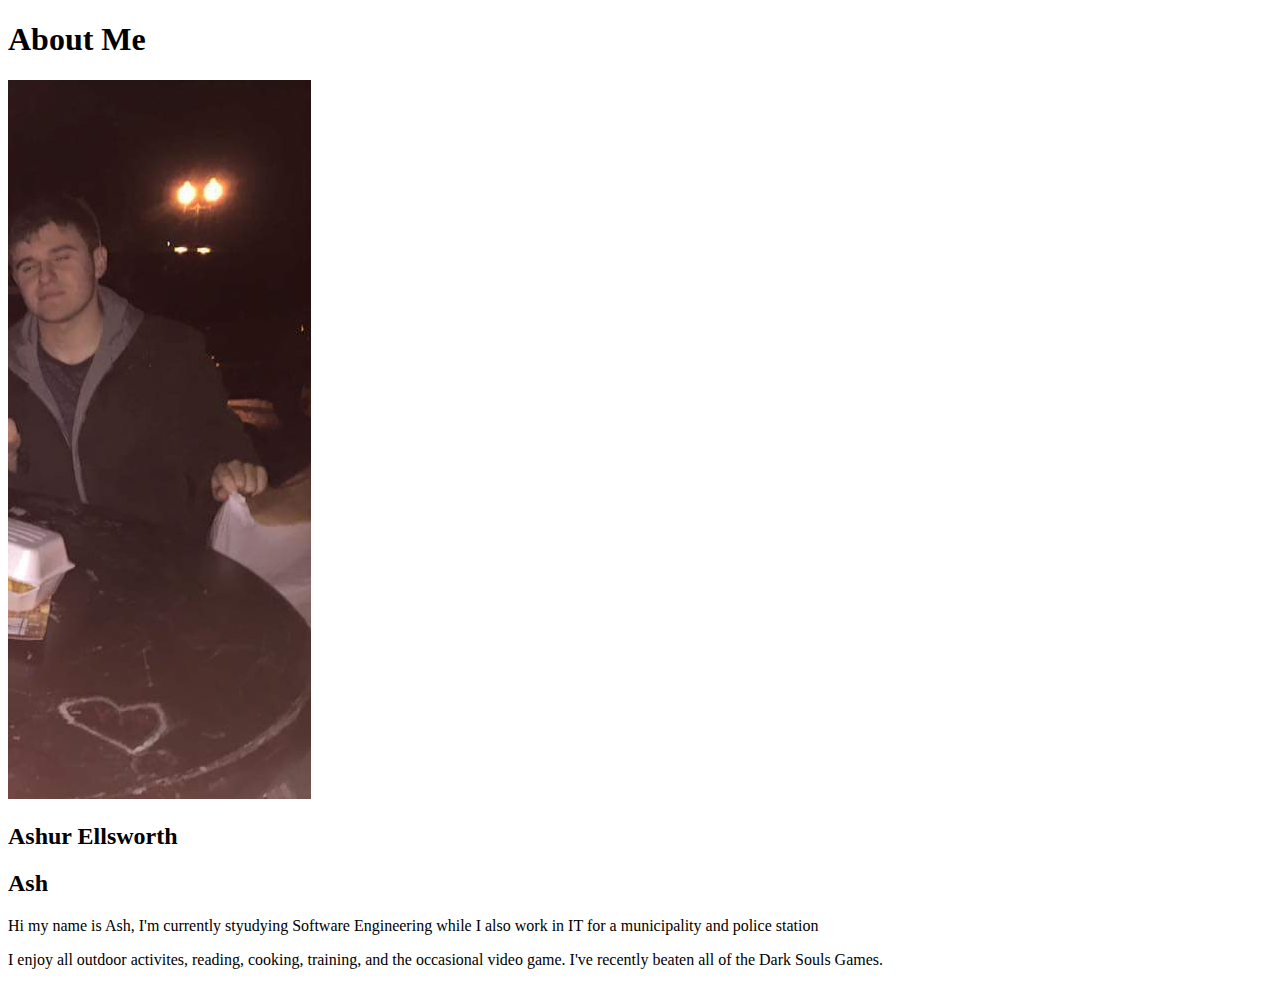
<file: aboutme/index.html>
<!DOCTYPE html>
<html lang="en">
<head>
    <meta charset="UTF-8">
    <meta http-equiv="X-UA-Compatible" content="IE=edge">
    <meta name="viewport" content="width=device-width, initial-scale=1.0">
    <title>All About Me</title>
</head>
<body>
    <h1>About Me</h1>
    <img alt="Image of Me" src="images/oldschool.jpg">
    <h2>Ashur Ellsworth</h2>
    <h2>Ash</h2>
    <p>Hi my name is Ash, I'm currently styudying Software Engineering while I also work in IT for a municipality and police station</p>
    <p>I enjoy all outdoor activites, reading, cooking, training, and the occasional video game. I've recently beaten all of the Dark Souls Games.</p>
</body>
</html>
</file>
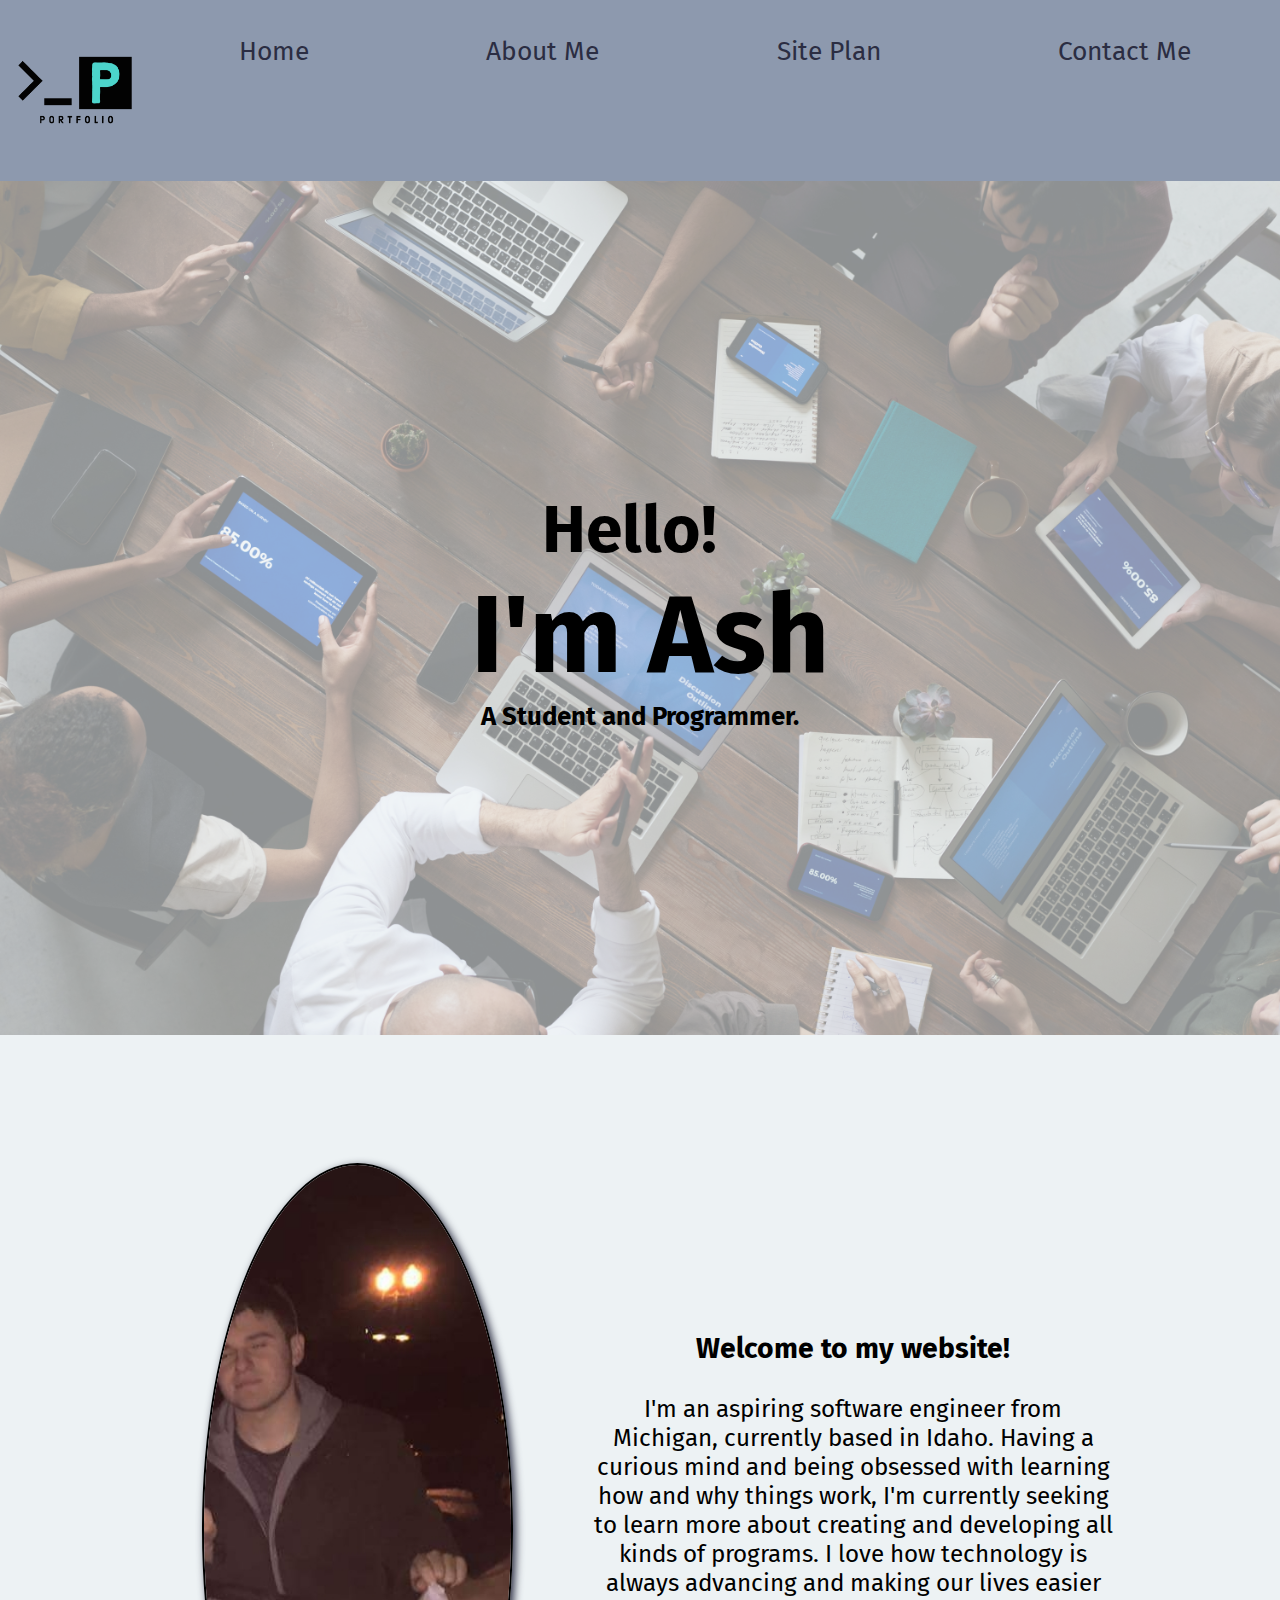
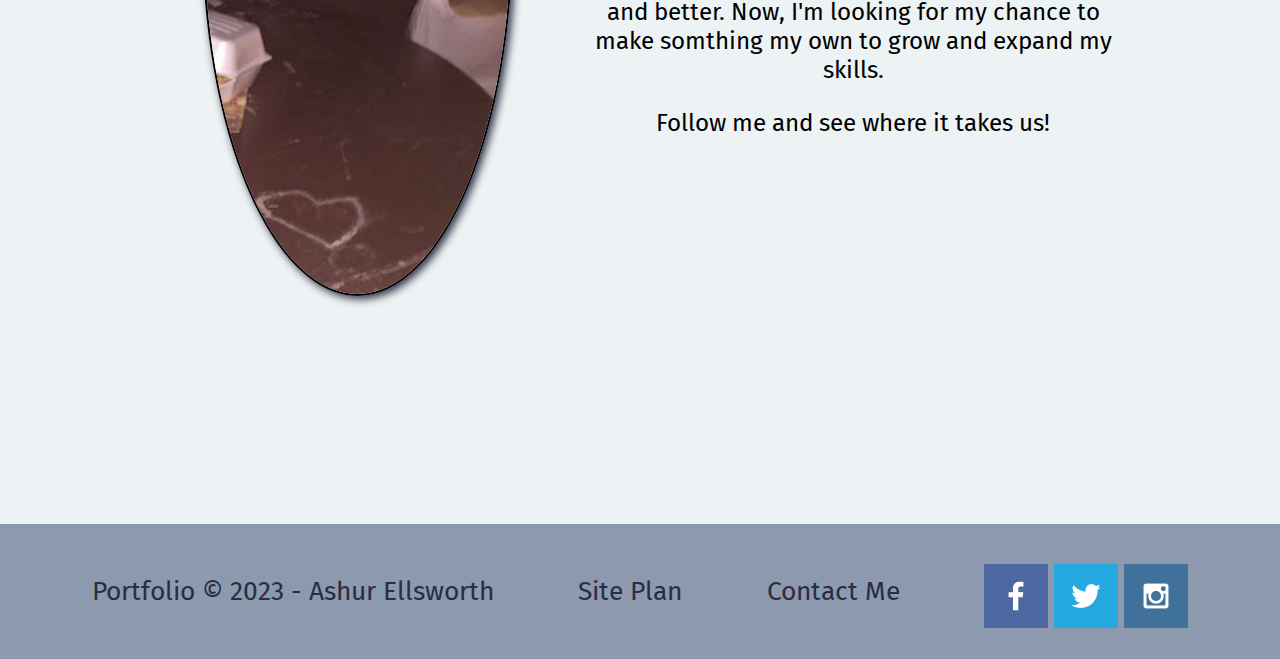
<file: portfoliosite/index.html>
<!DOCTYPE html>
<html lang="en">
<head>
    <meta charset="UTF-8">
    <meta http-equiv="X-UA-Compatible" content="IE=edge">
    <meta name="viewport" content="width=device-width, initial-scale=1.0">
    <link rel="stylesheet" href="styles/style.css">
    <title>Portfolio | Home</title>
</head>
<body>
    <div id="content">
    <header>
        <a id="logo_link" href="index.html">
            <img class="logo" src="images/Portfolio-logos_transparent.png" alt="Portfolio Logo">
        </a>
        <nav>
            <a href="index.html">Home</a>
            <a href="aboutme.html">About Me</a>
            <a href="site-plan.html">Site Plan</a>
            <a href="contactme.html">Contact Me</a>
        </nav>
    </header>
    <div id="banner">
        <div id="banner-box">
            <img id="banner-img" src="images/pexels-home.jpg" alt="Portfolio pic">
        </div>
        <section id="banner-msg">
            <h2>Hello!</h2>
            <h1>I'm Ash</h1>
            <h3>A Student and Programmer.</h3>
        </section>

       
    </div>

    <main class="home-grid">
        <div id="home-img">
            <img src="images/oldschool.jpg" alt="picture of me">
        </div>
        <section id="home-description">
            <h3>Welcome to my website!</h3>
            <p id="description"> I'm an aspiring software engineer from Michigan, currently based in Idaho.
                Having a curious mind and being obsessed with learning how and why things work, I'm currently
                seeking to learn more about creating and developing all kinds of programs. I love how technology
                is always advancing and making our lives easier and better. Now, I'm looking for my chance to 
                make somthing my own to grow and expand my skills.
            </p>
            <p>
                Follow me and see where it takes us!
            </p>
        </section>


    </main>

    

    <footer>
        <p>Portfolio &copy; 2023 - Ashur Ellsworth</p>
        <p><a href="site-plan.html">Site Plan</a></p>
        <p><a href="#">Contact Me</a></p>
        <div class="social">
            <a href="https://facebook.com" target="_blank">
                <img src="images/facebook.png" alt="fb icon">
            </a>
            <a href="https://twitter.com" target="_blank">
                <img src="images/twitter.png" alt="twitter icon">
            </a>
            <a href="https://instagram.com" target="_blank">
                <img src="images/instagram.png" alt="instagram icon">
            </a>
        </div>
    </footer>
    </div>
</body>
</html>
</file>
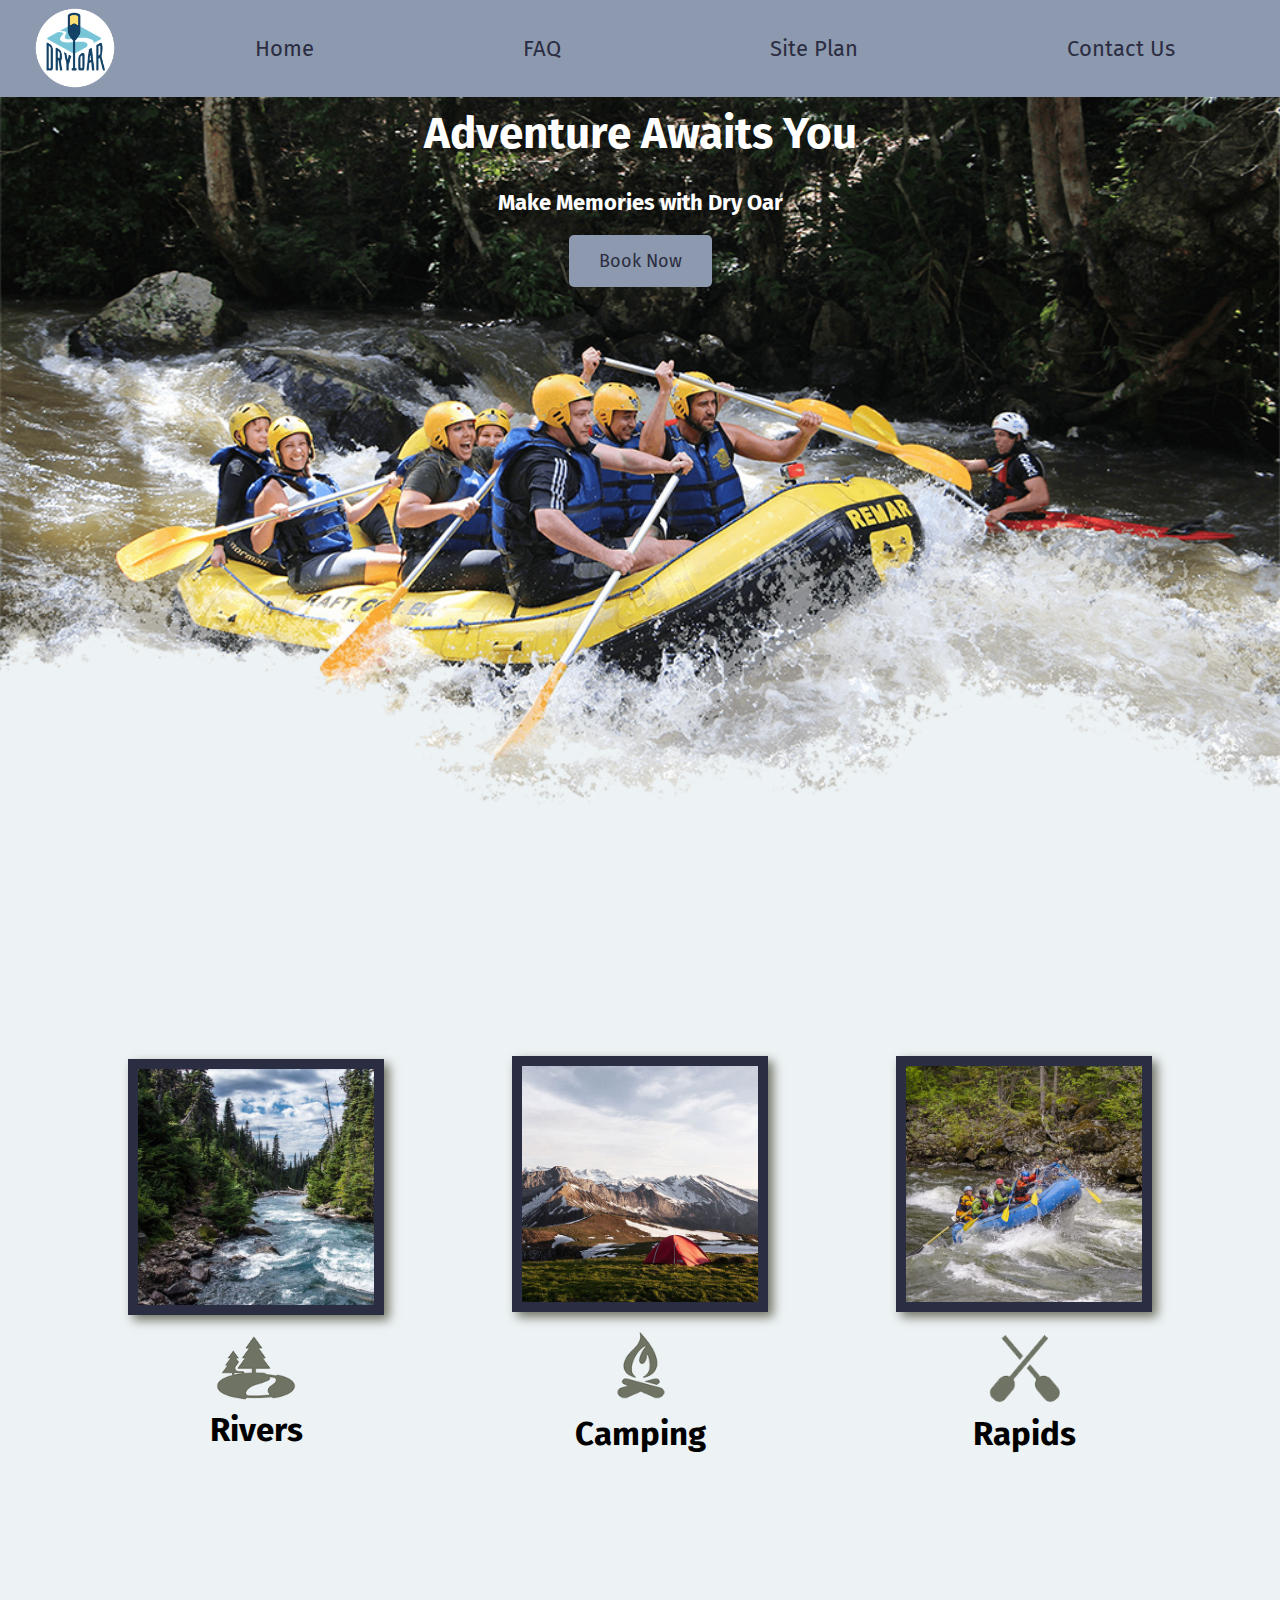
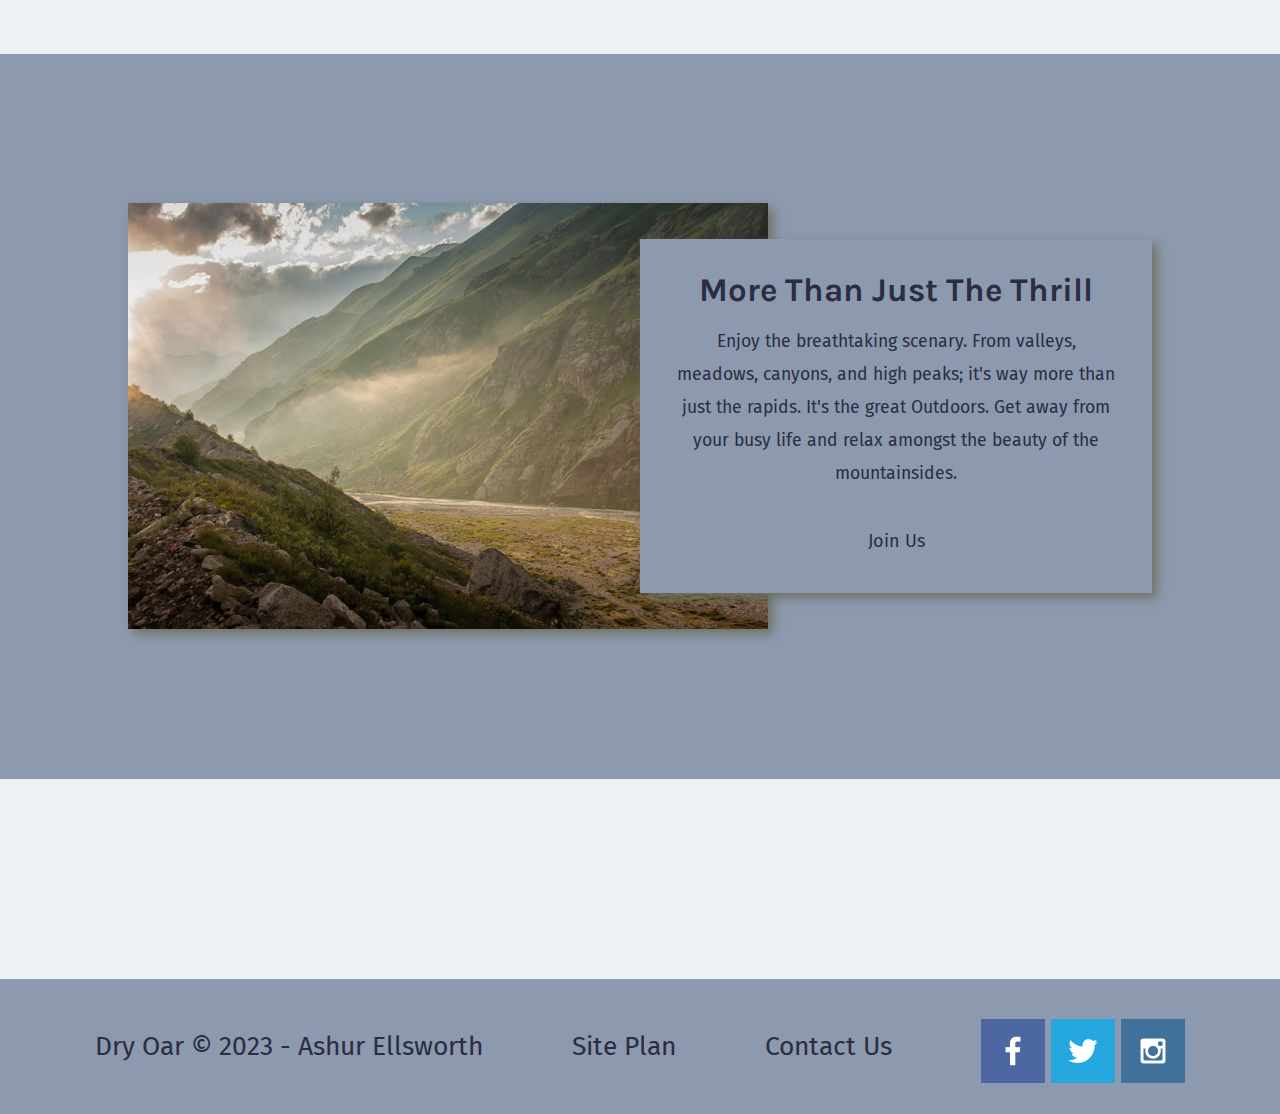
<file: wwr/index.html>
<!DOCTYPE html>
<html lang="en">
<head>
    <meta charset="UTF-8">
    <meta http-equiv="X-UA-Compatible" content="IE=edge">
    <meta name="viewport" content="width=device-width, initial-scale=1.0">
    <link rel="stylesheet" href="styles/style.css">
    <title>Whitewater Rafting Vacations | Dry Oar Boating | Home</title>
</head>
<body>
    <div id="content">
    <header>
        <a id="logo_link" href="index.html">
            <img class="logo" src="images/logo.png" alt="Dry Oar Logo">
        </a>
        <nav>
            <a href="index.html">Home</a>
            <a href="rivers.html">FAQ</a>
            <a href="site-plan-rafting.html">Site Plan</a>
            <a href="contactus.html">Contact Us</a>
        </nav>
    </header>
    <div id="hero">
        <div id="hero-box">
            <img id="hero-img" src="images/hero.png" alt="People enjonying white water rafting">
        </div>
        <section id="hero-msg">
            <h1 class="home-title">Adventure Awaits You</h1>
            <h4>Make Memories with Dry Oar</h4>
            <div class="button-box">
                <a class="book" href="contactus.html">Book Now</a>
            </div>
        </section>
    </div>
    <main class="home-grid">
        <section class="rivers-card">
            <img class="card-img" src="images/rivers.jpg" alt="river in forest">
            <img class="icon" src="images/river_icon.png" alt="river icon">
            <h2>Rivers</h2>
        </section>
        <section class="camping-card">
            <img class="card-img" src="images/camping.jpg" alt="tent in mountains">
            <img class="icon" src="images/fire_icon.png" alt="fire icon">
            <h2>Camping</h2>
        </section>
        <section class="rapids-card">
            <img class="card-img" src="images/rapids.jpg" alt="rafting boat">
            <img class="icon" src="images/oars.png" alt="oars icon">
            <h2>Rapids</h2>
        </section>
        <div id="background"></div>
        <img class="mountains" src="images/mountains.jpg" alt="Misty mountains">
        <section class="msg">
            <h2>More Than Just The Thrill</h2>
            <p>Enjoy the breathtaking scenary. From valleys, meadows, canyons, and high peaks; it's way more than just the rapids. It's the great Outdoors. Get away from your busy life and relax amongst the beauty of the mountainsides.</p>
            <a class="join" href="rivers.html">Join Us</a>
        </section>
    </main>
    <footer>
        <p>Dry Oar &copy; 2023 - Ashur Ellsworth</p>
        <p><a href="site-plan-rafting.html">Site Plan</a></p>
        <p><a href="contactus.html">Contact Us</a></p>
        <div class="social">
            <a href="https://facebook.com" target="_blank">
                <img src="images/facebook.png" alt="fb icon">
            </a>
            <a href="https://twitter.com" target="_blank">
                <img src="images/twitter.png" alt="twitter icon">
            </a>
            <a href="https://instagram.com" target="_blank">
                <img src="images/instagram.png" alt="instagram icon">
            </a>
        </div>
    </footer>
    </div>
</body>
</html>
</file>
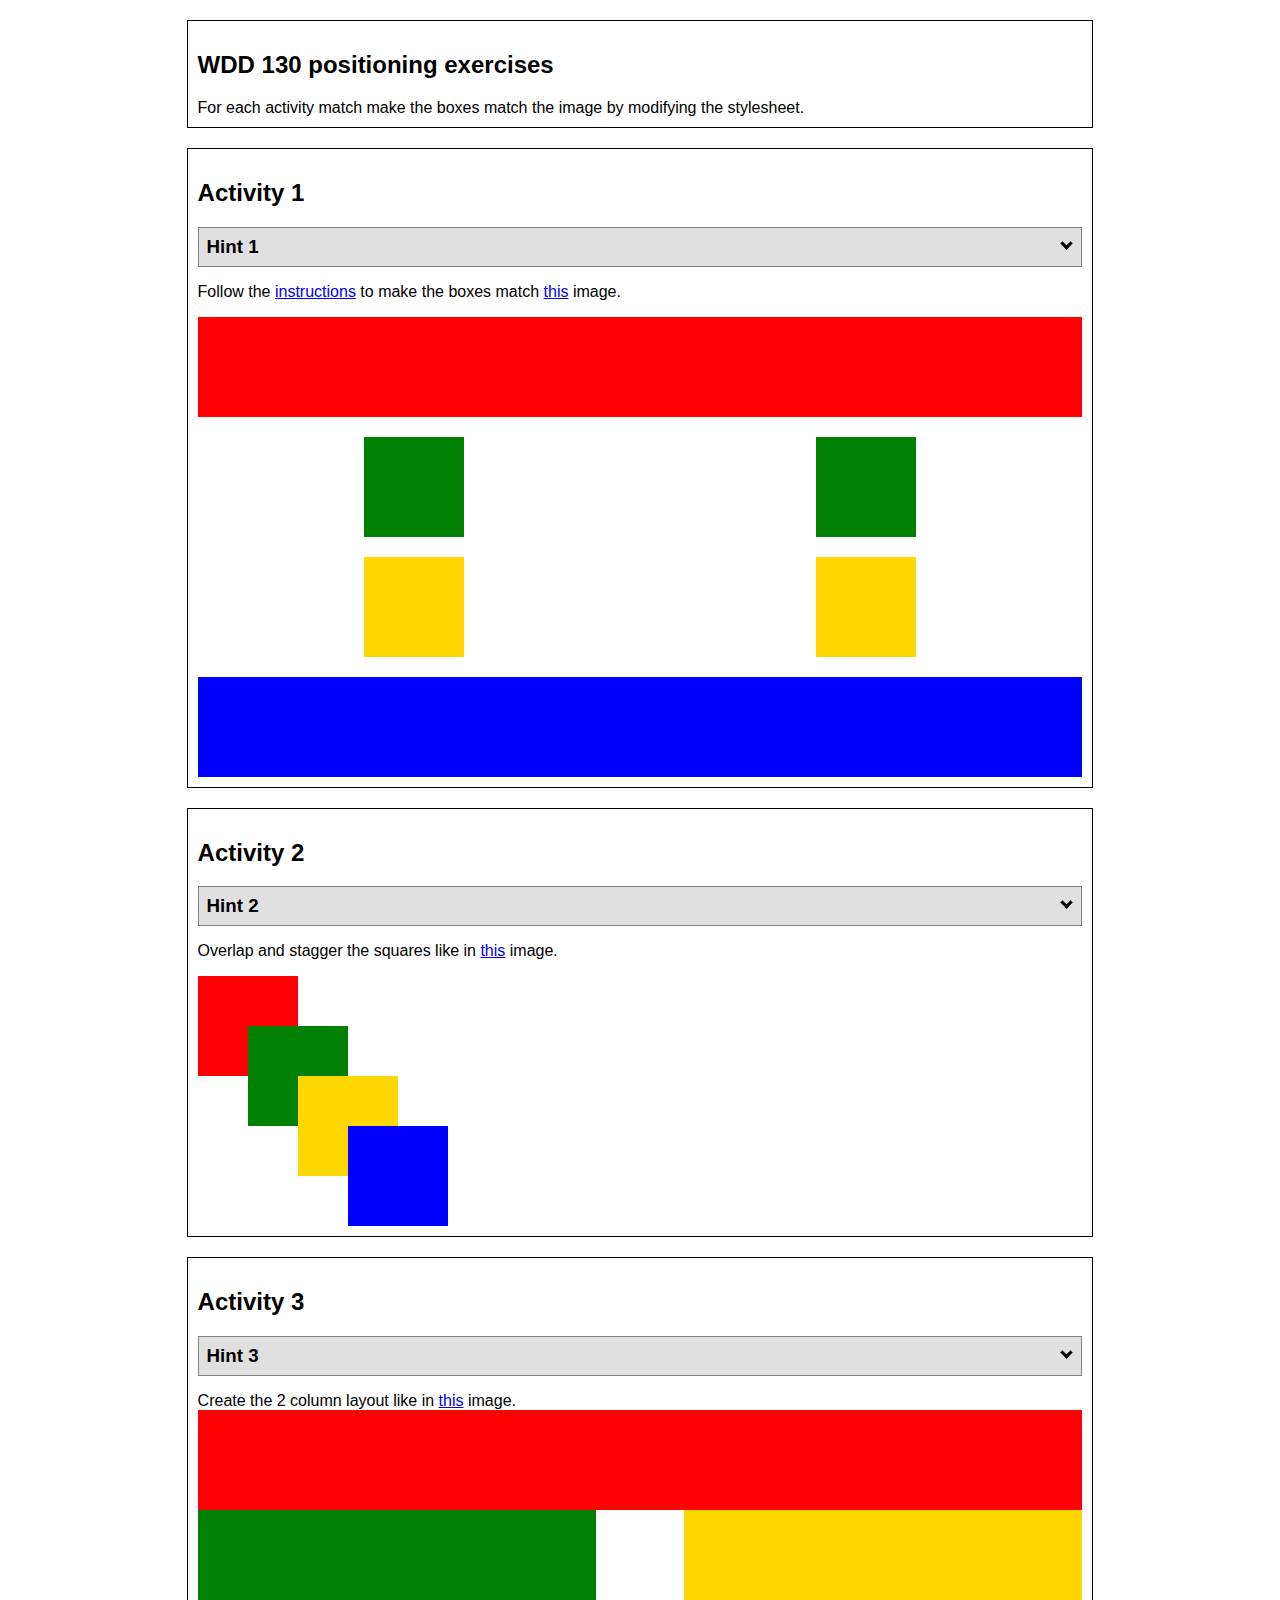
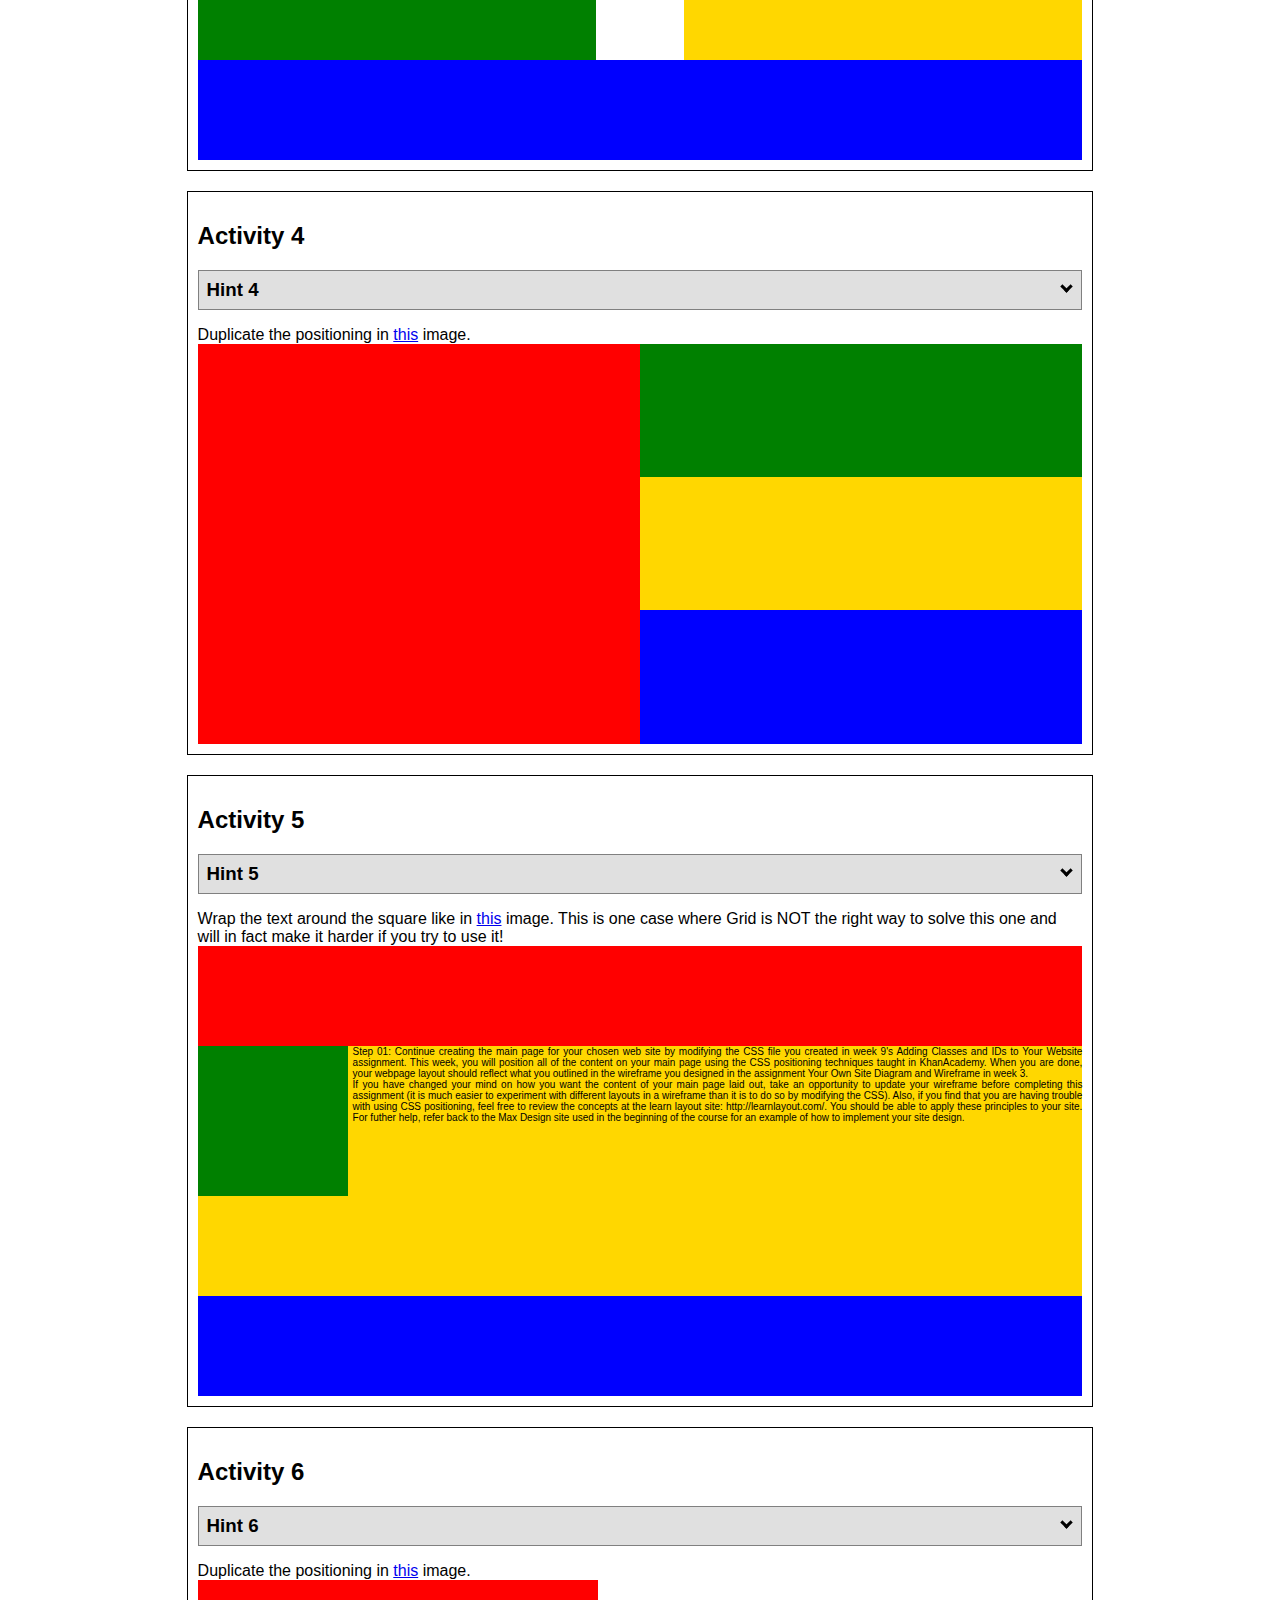
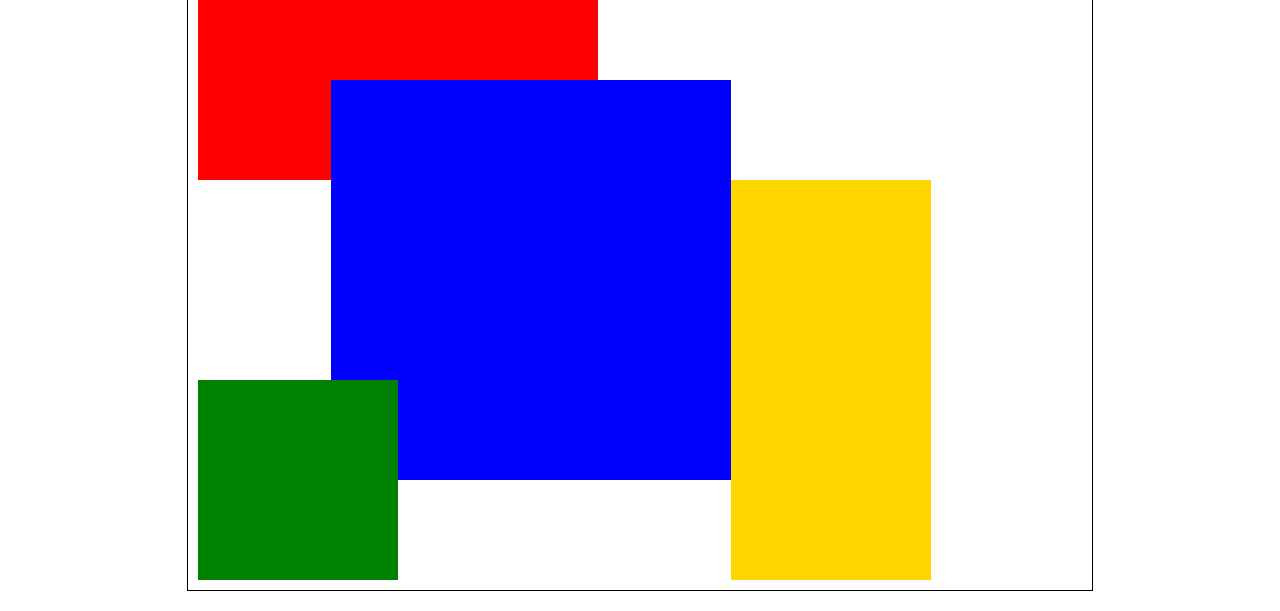
<file: positioning.html>
<!DOCTYPE html>
<html lang="en">
  <head>
    <!-- HTML - Name: positioning.html -->
    <title>Positioning Activity</title>
    <link rel="stylesheet" type="text/css" href="positionstyles.css" />
  </head>
  <body>
    <div class="activity">
      <h2>WDD 130 positioning exercises</h2>
      For each activity match make the boxes match the image by modifying the stylesheet.</div>
    <div class="activity">
      <h2>Activity 1</h2>
      <section class="hint"><input type="checkbox" ><i></i> <h3>Hint 1</h3><div><p>Check out the <a href="https://byui-wdd.github.io/wdd130/activities/w06-css-positioning.html" target="_blank">activity instructions</a> in Ilearn!</p></div></section>
      <p>Follow the <a href="https://byui-wdd.github.io/wdd130/activities/w06-css-positioning.html" target="_blank">instructions</a> to make the boxes match  <a href="https://byui-wdd.github.io/wdd130/images/example1.png" target="_blank">this</a> image.</p>
      <div class="content1" >
        <div class="red1" ></div>
        <div class="green1" ></div>
        <div class="green1" ></div>
        <div class="yellow1"></div>
        <div class="yellow1"></div>
        <div class="blue1"></div>
      </div>
    </div>
    <div class="activity">
      <h2>Activity 2</h2>
      <section class="hint"><input type="checkbox" > <h3>Hint 2</h3><i></i><div><p>Remember that the best way to shift elements around slightly on the page is with Margins.  You could also use Grid.  Either would work for this. If you choose margin, you can use a <em>negative</em> margin. (ie margin-top: -20px;)</p><h4>Properties used:</h4><ul><li>margin-top, margin-left</li><li>...or...</li><li>grid-template-columns: 50px 50px 50px 50px 50px </li></ul></div></section>
      <p>Overlap and stagger the squares like in <a href="https://byui-wdd.github.io/wdd130/images/example2.png" target="_blank">this</a> image.</p>
      <div class="content2" >
        <div class="red2" ></div>
        <div class="green2" ></div>
        <div class="yellow2"></div>
        <div class="blue2"></div>
      </div>
    </div>
    <div class="activity">
      <h2>Activity 3</h2>
      <section class="hint"><input type="checkbox" > <h3>Hint 3</h3><i></i><div><p>This one is going to be best solved with CSS Grid. Remember to make the boxes the right width first...then start moving them around. </p><h4>Properties used:</h4><ul><li>display:grid;</li><li>grid-template-columns:</li><li>grid-column-gap:</li>
        <li>grid-column:</li>  </ul></div></section>
      Create the 2 column layout like in <a href="https://byui-wdd.github.io/wdd130/images/example3.png" target="_blank">this</a>  image.
      <div class="content3" >
        <div class="red3" ></div>
        <div class="green3" ></div>
        <div class="yellow3"></div>
        <div class="blue3"></div>
      </div>
    </div>
    <div class="activity">
      <h2>Activity 4</h2>
      <section class="hint"><input type="checkbox" > <h3>Hint 4</h3><i></i><div><p>For the others we have been primarily concerned with width. For this one you will need to adjust height as well. </p><h4>Properties used:</h4><ul><li>display:grid;</li><li>grid-template-columns:</li><li>grid-row:</li></ul></div></section>
      Duplicate the positioning in <a href="https://byui-wdd.github.io/wdd130/images/example4.png" target="_blank">this</a> image. 
      <div class="content4" >
        <div class="red4" ></div>
        <div class="green4" ></div>
        <div class="yellow4"></div>
        <div class="blue4"></div>
      </div>
    </div>

    <div class="activity">
      <h2>Activity 5</h2>
      <section class="hint"><input type="checkbox" > <h3>Hint 5</h3><i></i><div><p>Grid is <strong>not</strong> the right way to do this.  In fact there is only one way to really do that...and that is with float. Remember that we float the thing we want the text to wrap around.  Also remember to start by making all the shapes the right size and shape.</p><h4>Properties used:</h4><ul><li>float: left;</li></ul></div></section>
      Wrap the text around the square like in <a href="https://byui-wdd.github.io/wdd130/images/example5.png" target="_blank">this</a> image. This is one case where Grid is NOT the right way to solve this one and will in fact make it harder if you try to use it!
      <div class="content5" >
        <div class="red5" ></div>
        <div class="green5" ></div>
        <div class="yellow5">Step 01: Continue creating the main page for your chosen web site by modifying the CSS file you created in week 9's Adding Classes and IDs to Your Website assignment. This week, you will position all of the content on your main page using the CSS positioning techniques taught in KhanAcademy. When you are done, your webpage layout should reflect what you outlined in the wireframe you designed in the assignment Your Own Site Diagram and Wireframe in week 3. <br />
          If you have changed your mind on how you want the content of your main page laid out, take an opportunity to update your wireframe before completing this assignment (it is much easier to experiment with different layouts in a wireframe than it is to do so by modifying the CSS). Also, if you find that you are having trouble with using CSS positioning, feel free to review the concepts at the learn layout site: http://learnlayout.com/. You should be able to apply these principles to your site. For futher help, refer back to the Max Design site used in the beginning of the course for an example of how to implement your site design.</div>
        <div class="blue5"></div>
      </div>
    </div>
    <div class="activity">
      <h2>Activity 6</h2>
      <section class="hint"><input type="checkbox" > <h3>Hint 6</h3><i></i><div><p>This one is all about visualizing the grid behind the layout. If you are having a hard time doing that first: all the sizes are even multiples of 100, and second here is another example with the lines drawn: <a href="https://byui-wdd.github.io/wdd130/images/example6-hint.png" target="_blank">example 6 with lines</a>. For this one you will find it easiest if you use px for the column width. You can also use <kbd>z-index</kbd> to control the element layering.    </p><h4>Properties used:</h4><ul><li>display:grid;</li><li>grid-template-columns:</li><li>grid-column:</li><li>grid-row:</li><li><a href="https://www.w3schools.com/cssref/pr_pos_z-index.asp" target="_blank">z-index:</a></li></ul></div></section>
      Duplicate the positioning in <a href="https://byui-wdd.github.io/wdd130/images/example6.png" target="_blank">this</a> image.
      <div class="content6" >
        <div class="red6" ></div>
        <div class="green6" ></div>
        <div class="yellow6"></div>
        <div class="blue6"></div>
      </div>
    </div>
  </body>
</html>
</file>
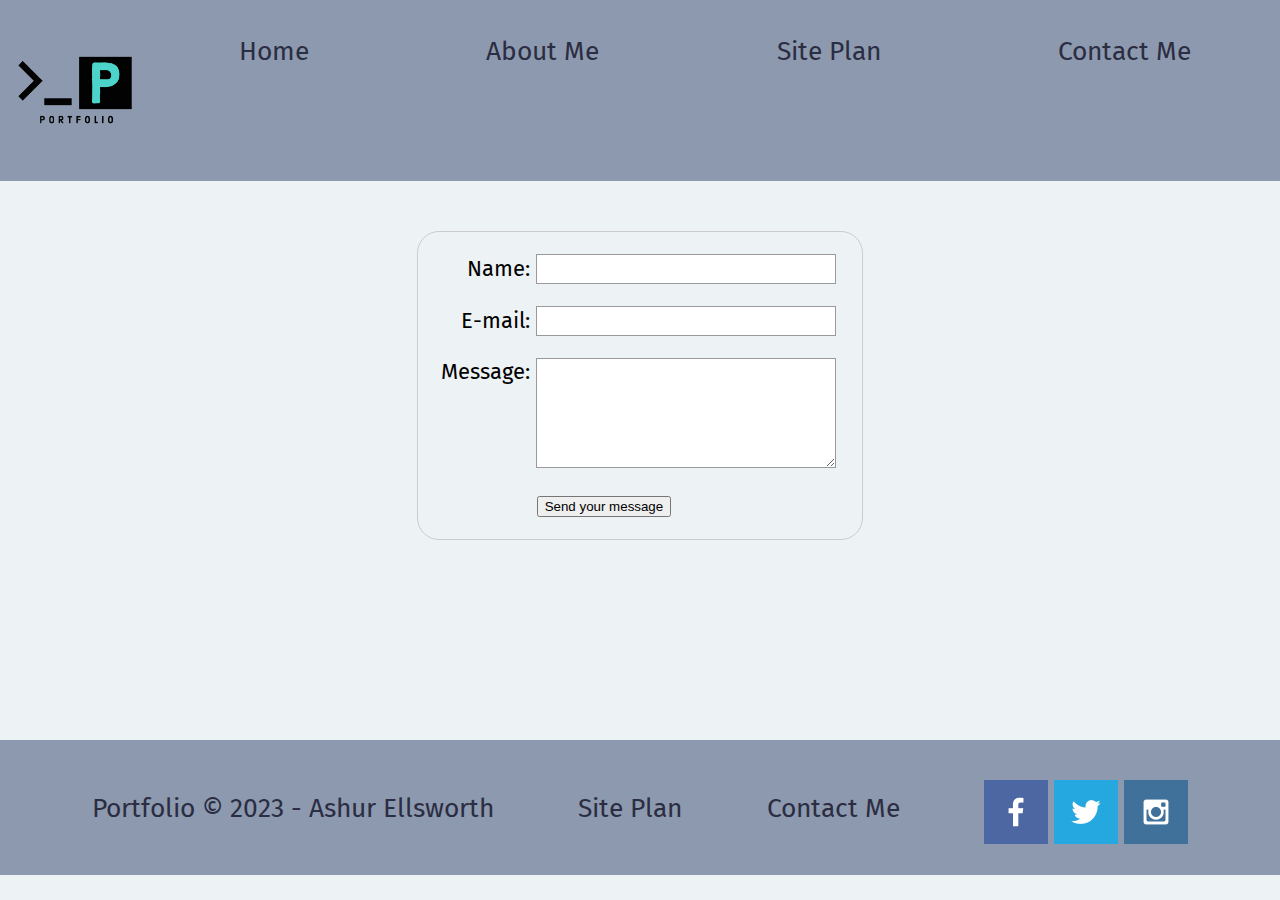
<file: portfoliosite/contactme.html>
<!DOCTYPE html>
<html lang="en">
<head>
    <meta charset="UTF-8">
    <meta http-equiv="X-UA-Compatible" content="IE=edge">
    <meta name="viewport" content="width=device-width, initial-scale=1.0">
    <link rel="stylesheet" href="styles/style.css">

    <style>
        form {
  margin: 50px auto;
  width: 400px;
  padding: 1em;
  border: 1px solid #ccc;
  border-radius: 1em;
}

ul {
  list-style: none;
  padding: 0;
  margin: 0;
}

form li + li {
  margin-top: 1em;
}

label {
  display: inline-block;
  width: 90px;
  text-align: right;
}

input,
textarea {
  font: 1em sans-serif;


  width: 300px;
  box-sizing: border-box;


  border: 1px solid #999;
}

input:focus,
textarea:focus {

  border-color: #000;
}

textarea {

  vertical-align: top;

  height: 5em;
}

.button {
  padding-left: 90px; 
}

button {
  margin-left: 0.5em;
}

#feedback {
    background-color: antiquewhite;
    position: absolute;
    top: 0;
    left: 0;
    right: 0;
    padding: .5em;
    display: none;      
}
.moveDown {
    margin-top: 3em;
}
    </style>

    <title>Portfolio | Home</title>
</head>
<body>
    <div id="content">
    <header>
        <a id="logo_link" href="index.html">
            <img class="logo" src="images/Portfolio-logos_transparent.png" alt="Portfolio Logo">
        </a>
        <nav>
            <a href="index.html">Home</a>
            <a href="aboutme.html">About Me</a>
            <a href="site-plan.html">Site Plan</a>
            <a href="contactme.html">Contact Me</a>
        </nav>
    </header>
    
    <main>
        <div id="feedback"></div>
        <form action="/my-handling-form-page" method="post">
            <ul>
              <li>
                <label for="name">Name:</label>
                <input type="text" id="name" name="user_name" />
              </li>
              <li>
                <label for="mail">E-mail:</label>
                <input type="email" id="mail" name="user_email" />
              </li>
              <li>
                <label for="msg">Message:</label>
                <textarea id="msg" name="user_message"></textarea>
              </li>
              <li class="button">
                <button type="submit">Send your message</button>
              </li>
            </ul>
          </form>
    
    </main>
      
    <footer>
        <p>Portfolio &copy; 2023 - Ashur Ellsworth</p>
        <p><a href="site-plan.html">Site Plan</a></p>
        <p><a href="#">Contact Me</a></p>
        <div class="social">
            <a href="https://facebook.com" target="_blank">
                <img src="images/facebook.png" alt="fb icon">
            </a>
            <a href="https://twitter.com" target="_blank">
                <img src="images/twitter.png" alt="twitter icon">
            </a>
            <a href="https://instagram.com" target="_blank">
                <img src="images/instagram.png" alt="instagram icon">
            </a>
        </div>
    </footer>
    <script>

        const feedbackElement = document.getElementById('feedback');

        const formElement = document.forms[0];

        formElement.addEventListener('submit', function(e) {

            e.preventDefault();

            feedbackElement.innerHTML = 'Hello '+ formElement.user_name.value +'! Thank you for your message. We will get back with you as soon as possible!';

            feedbackElement.style.display = "block";

            document.body.classList.toggle('moveDown');
        });
    </script>
    </div>
</body>
</html>
</file>
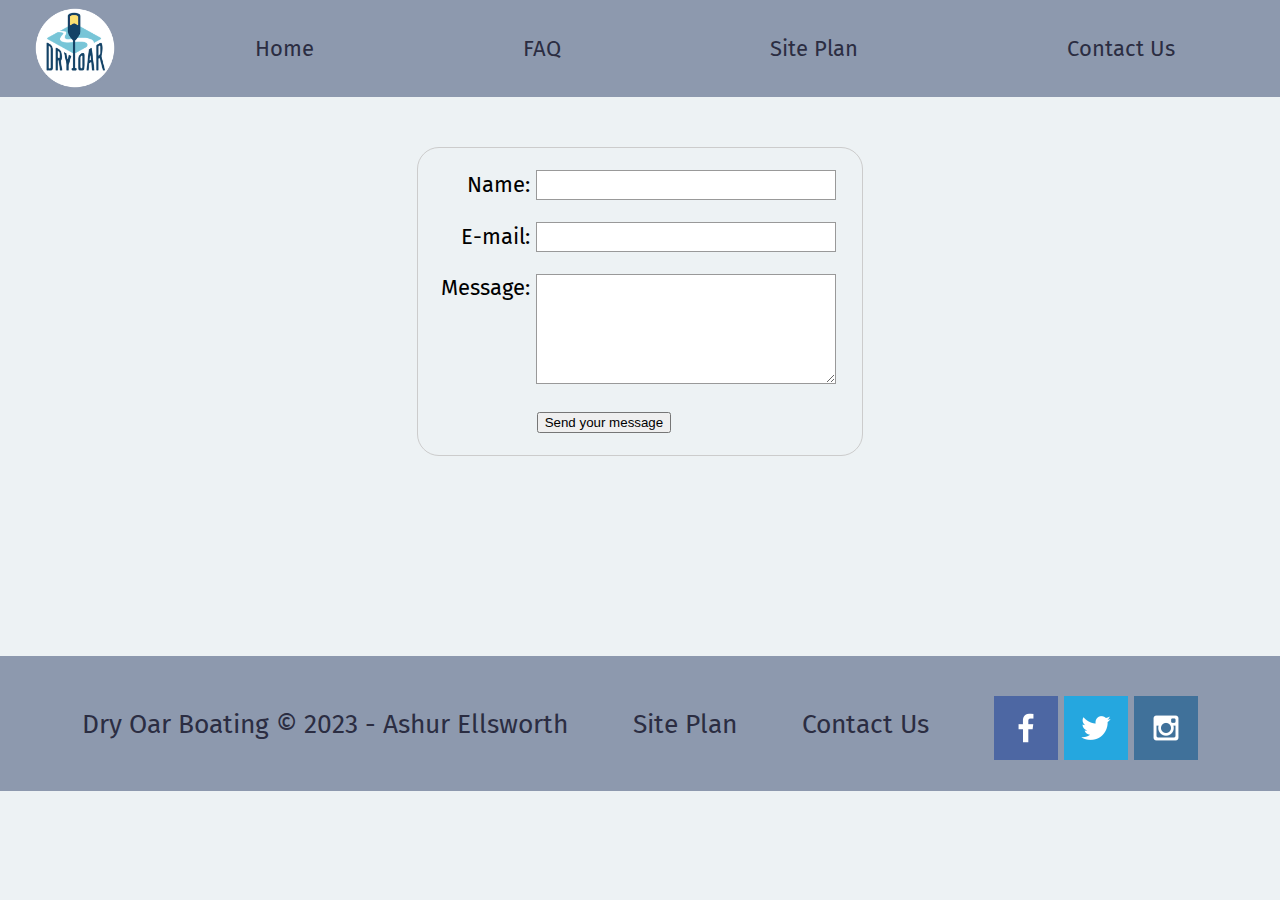
<file: wwr/contactus.html>
<!DOCTYPE html>
<html lang="en">
<head>
    <meta charset="UTF-8">
    <meta http-equiv="X-UA-Compatible" content="IE=edge">
    <meta name="viewport" content="width=device-width, initial-scale=1.0">
    <link rel="stylesheet" href="styles/style.css">
    <style>
        form {
  /* Center the form on the page */
  margin: 50px auto;
  width: 400px;
  /* Form outline */
  padding: 1em;
  border: 1px solid #ccc;
  border-radius: 1em;
}

ul {
  list-style: none;
  padding: 0;
  margin: 0;
}

form li + li {
  margin-top: 1em;
}

label {
  /* Uniform size & alignment */
  display: inline-block;
  width: 90px;
  text-align: right;
}

input,
textarea {
  /* To make sure that all text fields have the same font settings
     By default, textareas have a monospace font */
  font: 1em sans-serif;

  /* Uniform text field size */
  width: 300px;
  box-sizing: border-box;

  /* Match form field borders */
  border: 1px solid #999;
}

input:focus,
textarea:focus {
  /* Additional highlight for focused elements */
  border-color: #000;
}

textarea {
  /* Align multiline text fields with their labels */
  vertical-align: top;

  /* Provide space to type some text */
  height: 5em;
}

.button {
  /* Align buttons with the text fields */
  padding-left: 90px; /* same size as the label elements */
}

button {
  /* This extra margin represent roughly the same space as the space
     between the labels and their text fields */
  margin-left: 0.5em;
}

#feedback {
    background-color: antiquewhite;
    position: absolute;
    top: 0;
    left: 0;
    right: 0;
    padding: .5em;
    /* make this element invisible until we are ready for it */
    display: none;      
}
.moveDown {
    margin-top: 3em;
}
    </style>
    
    <title>Whitewater Rafting Vacations | Dry Oar Boating | Contact Us</title>
</head>



<body id="content">
    <header>
        <a id="logo_link" href="index.html">
            <img class="logo" src="images/logo.png" alt="Dry Oar Logo">
        </a>
        <nav>
            <a href="index.html">Home</a>
            <a href="rivers.html">FAQ</a>
            <a href="site-plan-rafting.html">Site Plan</a>
            <a href="#">Contact Us</a>
        </nav>
    </header>

<main>
    <div id="feedback"></div>
    <form action="/my-handling-form-page" method="post">
        <ul>
          <li>
            <label for="name">Name:</label>
            <input type="text" id="name" name="user_name" />
          </li>
          <li>
            <label for="mail">E-mail:</label>
            <input type="email" id="mail" name="user_email" />
          </li>
          <li>
            <label for="msg">Message:</label>
            <textarea id="msg" name="user_message"></textarea>
          </li>
          <li class="button">
            <button type="submit">Send your message</button>
          </li>
        </ul>
      </form>



</main>

<footer>
    <p>Dry Oar Boating &copy; 2023 - Ashur Ellsworth</p>
    <p><a href="site-plan-rafting.html">Site Plan</a></p>
    <p><a href="contactus.html">Contact Us</a></p>
    <div class="social">
        <a href="https://facebook.com" target="_blank">
            <img src="images/facebook.png" alt="fb icon">
        </a>
        <a href="https://twitter.com" target="_blank">
            <img src="images/twitter.png" alt="twitter icon">
        </a>
        <a href="https://instagram.com" target="_blank">
            <img src="images/instagram.png" alt="instagram icon">
        </a>
    </div>
</footer>
<script>
    // get the feedback div element so we can do something with it.
    const feedbackElement = document.getElementById('feedback');
    // get the form so we can read what was entered in it.
    const formElement = document.forms[0];
    // add a 'listener' to wait for a submission of our form. When that happens run the code below.
    formElement.addEventListener('submit', function(e) {
        // stop the form from doing the default action.
        e.preventDefault();
        // set the contents of our feedback element to a message letting the user know the form was submitted successfully. Notice that we pull the name that was entered in the form to personalize the message!
        feedbackElement.innerHTML = 'Hello '+ formElement.user_name.value +'! Thank you for your message. We will get back with you as soon as possible!';
        // make the feedback element visible.
        feedbackElement.style.display = "block";
        // add a class to move everything down so our message doesn't cover it.
        document.body.classList.toggle('moveDown');
    });
</script>
</body>
</html>
</file>
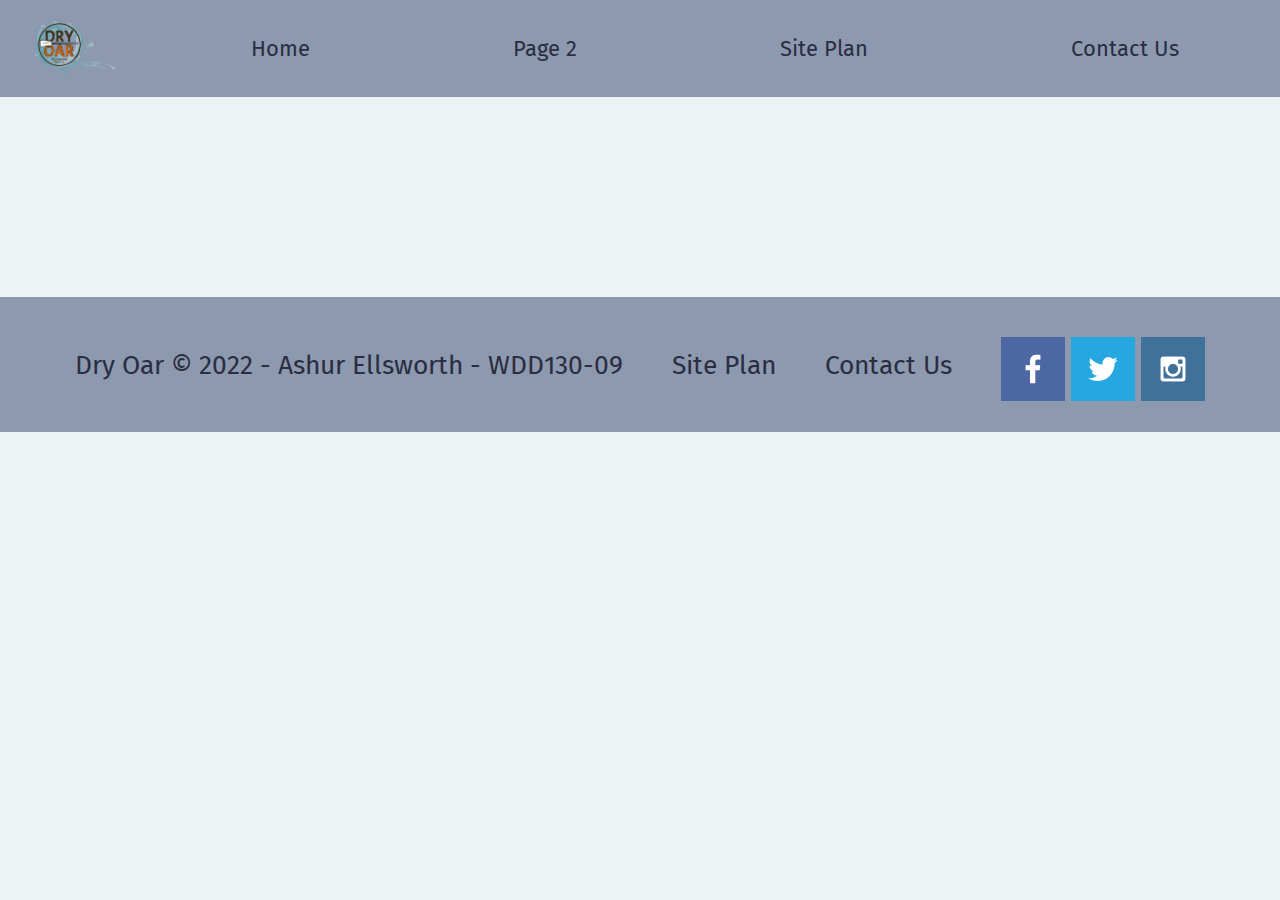
<file: wwr/page2.html>
<!DOCTYPE html>
<html lang="en">
<head>
    <meta charset="UTF-8">
    <meta http-equiv="X-UA-Compatible" content="IE=edge">
    <meta name="viewport" content="width=device-width, initial-scale=1.0">
    <title>Page 2</title>
    <link rel="stylesheet" href="styles/style.css">
</head>
<body>
    <div di="content">
    <header>
        <a id="logo_link" href="index.html">
            <img class="logo" src="images/roundlogo.png" alt="Dry Oar Logo">
        </a>
        <nav>
            <a href="index.html">Home</a>
            <a href="page2.html">Page 2</a>
            <a href="site-plan-rafting.html">Site Plan</a>
            <a href="contactus.html">Contact Us</a>
        </nav>
    </header>


    
    <footer>
        <p>Dry Oar &copy; 2022 - Ashur Ellsworth - WDD130-09</p>
        <p><a href="site-plan-rafting.html">Site Plan</a></p>
        <p><a href="contactus.html">Contact Us</a></p>
        <div class="social">
            <a href="https://facebook.com" target="_blank">
                <img src="images/facebook.png" alt="fb icon">
            </a>
            <a href="https://twitter.com">
                <img src="images/twitter.png" alt="twitter icon">
            </a>
            <a href="https://instagram.com">
                <img src="images/instagram.png" alt="instagram icon">
            </a>
        </div>
    </footer>
    </div>
</body>
</html>
</file>
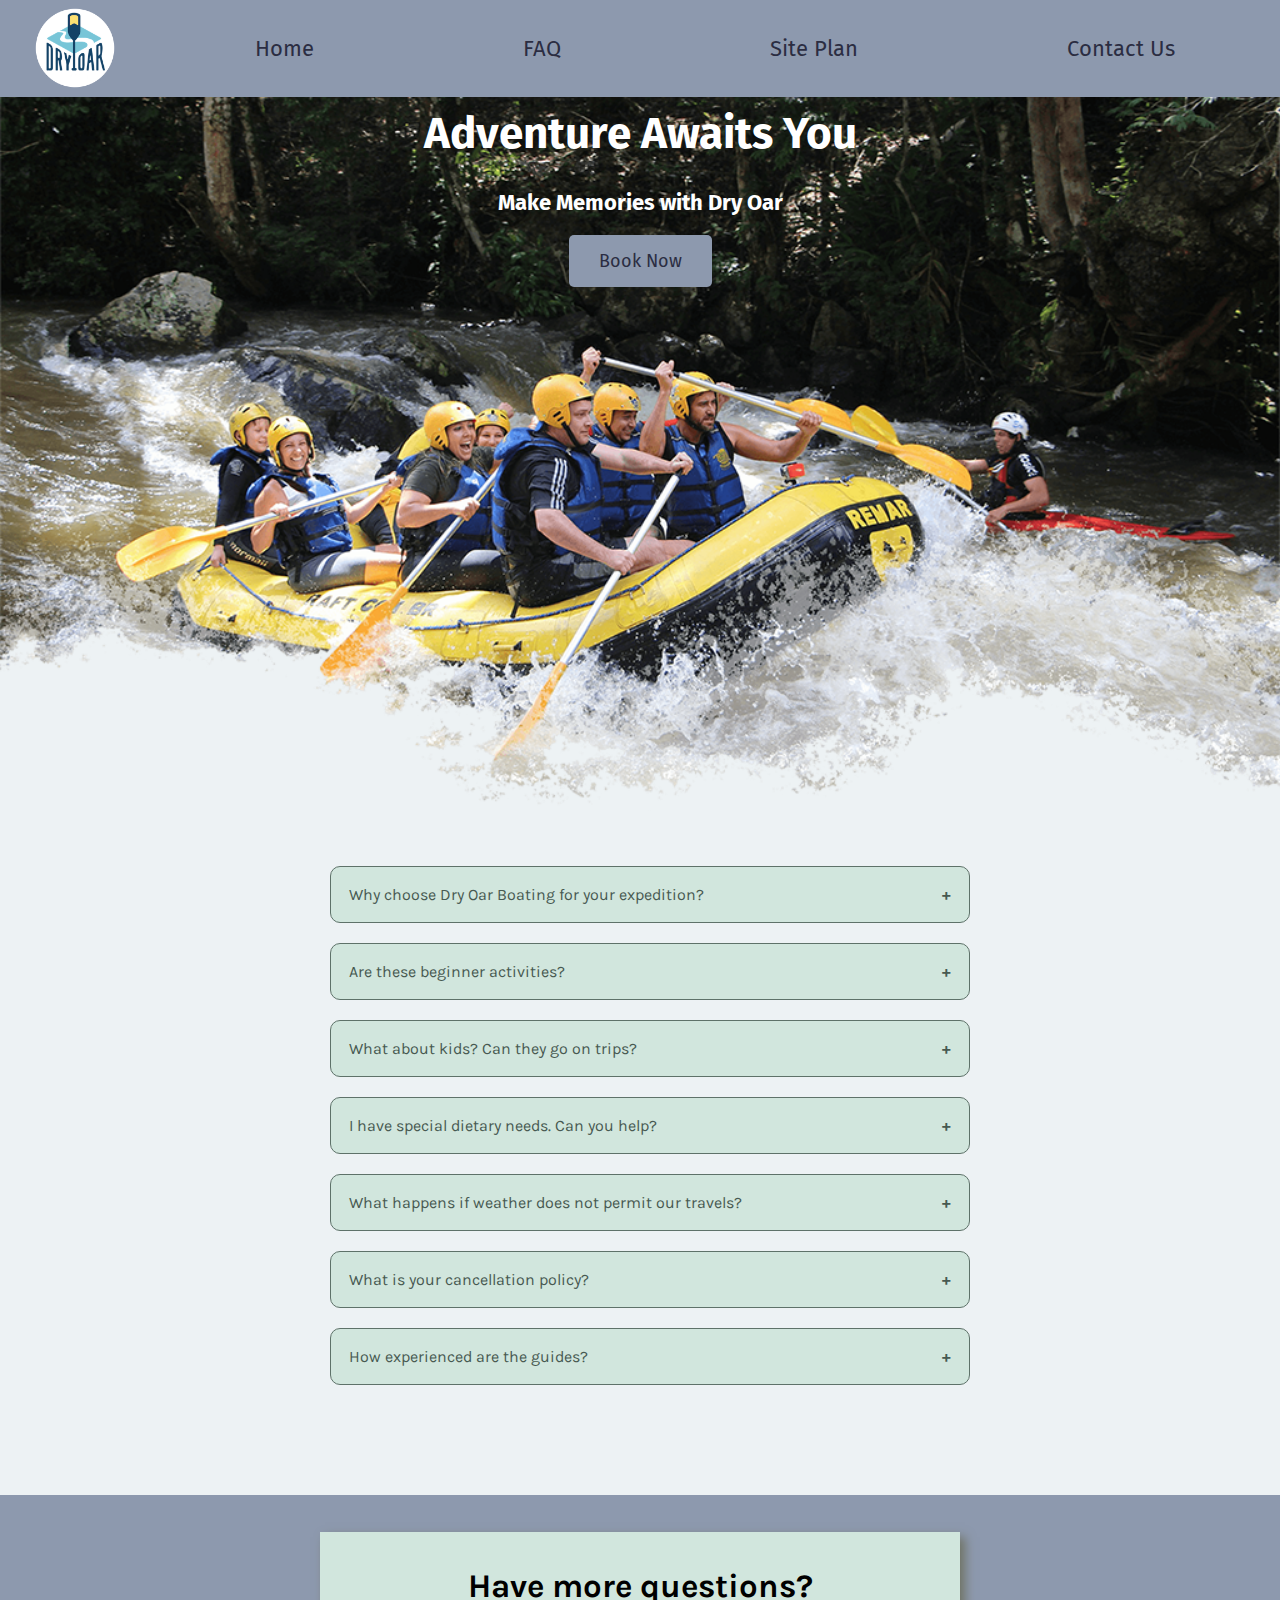
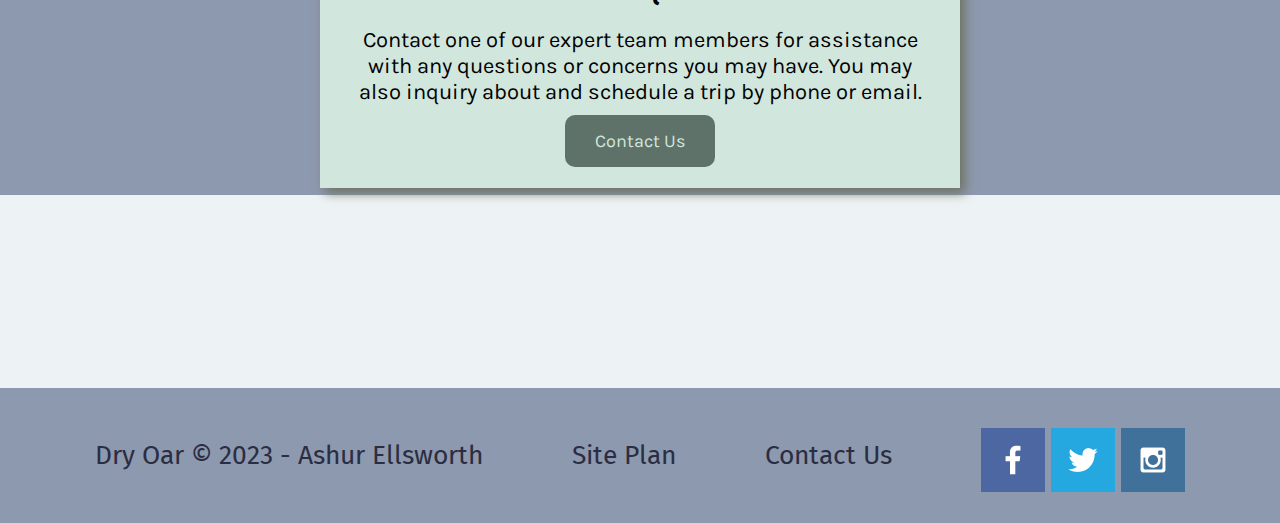
<file: wwr/rivers.html>
<!DOCTYPE html>
<html lang="en">
<head>
    <meta charset="UTF-8">
    <meta http-equiv="X-UA-Compatible" content="IE=edge">
    <meta name="viewport" content="width=device-width, initial-scale=1.0">
    <link rel="stylesheet" href="styles/style.css">
    <title>Whitewater Rafting Vacations | Dry Oar Boating | Rivers</title>
</head>
<body>
    <div id="content">
    <header>
        <a id="logo_link" href="index.html">
            <img class="logo" src="images/logo.png" alt="Dry Oar Logo">
        </a>
        <nav>
            <a href="index.html">Home</a>
            <a href="rivers.html">FAQ</a>
            <a href="site-plan-rafting.html">Site Plan</a>
            <a href="contactus.html">Contact Us</a>
        </nav>
    </header>
    <div id="hero">
        <div id="hero-box">
            <img id="hero-img" src="images/hero.png" alt="People enjonying white water rafting">
        </div>
        <section id="hero-msg">
            <h1 class="home-title">Adventure Awaits You</h1>
            <h4>Make Memories with Dry Oar</h4>
            <div class="button-box">
                <a class="book" href="contactus.html">Book Now</a>
            </div>
        </section>
    </div>
    <main class="faq-grid">
        <button class="faq-accordion">Why choose Dry Oar Boating for your expedition?</button>
    <div class="faq-panel">
        <p>Dry Oar Boating prides itself on providing technically-focused, exciting, and adventurous trips for experienced travelers. We can help select the perfect trip for you.</p>

            <p>We’re not a huge company, and that’s the way we want to keep it. This ensures our guests get personalized attention every step of the way.</p>
            
    </div>
    <button class="faq-accordion">Are these beginner activities?</button>
    <div class="faq-panel">
        <p>No! These are not for beginners. These expeditions are for experienced outdoors men and women who know the minimum required information on our quick questionaire to join us on a trip.</p>
    </div>
    <button class="faq-accordion">What about kids? Can they go on trips?</button>
    <div class="faq-panel">
        <p>Our recommended minimum age for traveling with an adult on our expeditions is 16. You must be able to provide proof of age.</p>
    </div>
    <button class="faq-accordion">I have special dietary needs. Can you help?</button>
    <div class="faq-panel">
        <p>Yes! Just tell our reservations agent about your needs, and we’ll be happy to cater to them.</p>
    </div>
    <button class="faq-accordion">What happens if weather does not permit our travels?</button>
    <div class="faq-panel">
        <p>All trips leave as scheduled, the experience is extreme. In major circumstances, Breaking Waves may alter the scheduled trip.</p>
    </div>
    <button class="faq-accordion">What is your cancellation policy?</button>
    <div class="faq-panel">
        <p>As rafting trips require advanced preparation, no refunds will be given for cancellations made within 72 hours of a scheduled trip.</p>

            <p>If a group cancels within 30 days of a trip, a 50% refund is given. Full payment for groups of 10 or more is due 2 weeks prior to the 
            scheduled trip. There are no refunds for cancellations of groups of 10 or more within 2 weeks of a scheduled trip.</p>
    </div>
    <button class="faq-accordion">How experienced are the guides?</button>
    <div class="faq-panel">
        <p>Breaking Waves guides have a combined 75 years of experience guiding our guests down the most exclusive and exotic rivers around the entire world.
            All of our guides have gone through an extensive training program required by the State of California.
        </p>
    </div>
    <script>
        var acc = document.getElementsByClassName("faq-accordion");
        var i;
        
        for (i = 0; i < acc.length; i++) {
          acc[i].addEventListener("click", function() {
            this.classList.toggle("active");
            var panel = this.nextElementSibling;
            if (panel.style.maxHeight) {
              panel.style.maxHeight = null;
            } else {
              panel.style.maxHeight = panel.scrollHeight + "px";
            } 
          });
        }
    </script>
    
    <div id="faq-background"></div>
    <section class="faq-msg">
        <h2>Have more questions?</h2>
        <p>Contact one of our expert team members for assistance with any questions or concerns you may have. 
            You may also inquiry about and schedule a trip by phone or email. </p>
        <a class='contact' href="#">Contact Us</a>
    </section>
        
    </main>
    <footer>
        <p>Dry Oar &copy; 2023 - Ashur Ellsworth</p>
        <p><a href="site-plan-rafting.html">Site Plan</a></p>
        <p><a href="contactus.html">Contact Us</a></p>
        <div class="social">
            <a href="https://facebook.com" target="_blank">
                <img src="images/facebook.png" alt="fb icon">
            </a>
            <a href="https://twitter.com" target="_blank">
                <img src="images/twitter.png" alt="twitter icon">
            </a>
            <a href="https://instagram.com" target="_blank">
                <img src="images/instagram.png" alt="instagram icon">
            </a>
        </div>
    </footer>
    </div>
</body>
</html>
</file>
<file: portfoliosite/styles/style.css>
@import url('https://fonts.googleapis.com/css2?family=Fira+Sans&family=Karla&display=swap');

body {
    background-color: #edf2f4;
    font-family: "Fira Sans", Helvetica, sans-serif;
    font-size: 22px;
    margin: 0;
    padding: 0;
}

.logo {
    width: 160px;
    border-radius: 50%;
    padding: 5px;
    margin: 0 5px;
}

#logo_link {
    padding-top: 5px;
    justify-self: center;
    align-self: center;
}

#banner {
    display: grid;
    grid-template-columns: 1fr 1fr 1fr;
    margin-bottom: 100px;
}

#banner-box {
    grid-column: 1/4;
    grid-row: 1/4;
    z-index: -1;
}

#banner-img {
    width: 100%;
    opacity: 40%;
}

#banner-msg {
    grid-column: 2/3;
    grid-row: 2/3;
    border-radius: 10px;
}

#banner-msg h1 {
    font-size: 5em;
    text-align: center;
    margin: 0 auto;
    margin-left: 20px;
}

#banner-msg h2 {
    font-size: 3em;
    text-align: center;
    margin: 0 20px 0 0;
}

#banner-msg h3 {
    text-align: center;
    margin: 0 auto;
}

.home-grid {
    display: grid;
    grid-template-columns: repeat(9, 1fr);
}

#home-img {
    grid-column: 2/5;
    margin: 1em auto;
    transition: transform .5s;
}

#home-img img {
    border-radius: 50%;
    width: 100%;
    border: 2px solid black;
    box-shadow: 3px 3px 8px #2b2d42;
}

#home-img:hover {
    transform: scale(1.02);
}

#home-description {
    grid-column: 5/9;
    text-align: center;
    margin: 1em auto;
    padding: 1em;
    justify-self: center;
    align-self: center;
    font-size: 1.1em;
}

#content {
    max-width: 1600px;
    margin: 0 auto;
}

header {
    background-color: #8d99ae;
    display: grid;
    grid-template-columns: 150px auto;
}

nav {
    display: flex;
    justify-content: space-around;
}

nav a {
    text-align: center;
    color: #2b2d42;
    text-decoration: none;
    padding: 35px;
    font-size: 1.2em;
}

nav a:hover {
    background-color: #8d99ae;
    color: azure;
}

.home-title {
    color: #2b2d42;
    font-family: "Fira Sans", Helvetica, sans-serif;
    font-size: 2em;
    margin-top: 10px;
}

footer {
    background-color: #8d99ae;
    color: #2b2d42;
    padding: 25px 50px;
    margin-top: 200px;
    display: flex;
    justify-content: space-around;
    align-items: center;
}

footer a {
    color: #2b2d42;
    text-decoration: none;
}

footer a:hover {
    color: azure;
    text-decoration: underline;
}

footer p {
    font-size: 1.2em;
}

footer .social img {
    padding-top: 15px;
}





/* About me */ 

.aboutme-grid {
    display: grid;
    grid-template-columns: repeat(10, 1fr);
}

#hello {
    grid-column: 1/-1;
    grid-row: 1/2;
    text-align: center;
}

#aboutme-banner {
    grid-column: 2/10;
    grid-row: 2/6;
    margin-bottom: 50px;
}
#aboutme-banner-img{
    border-radius: 10px;
    border: 2px solid black;
    transition: transform .5s;
    box-shadow: 3px 3px 8px #6f7364;
    width: 100%;
}
#aboutme-banner-img:hover {
    transform: scale(1.02);
}

#aboutme-description {
    grid-column: 2/10;
    grid-row: 6/8;
    margin-bottom: 50px;
    font-size: 1.1em;
}
#aboutme-description p {
    margin: 1em;
}

.hobbies {
    grid-column: 1/-1;
    grid-row: 9/12;
    display: grid;
    grid-template-columns: repeat(10, 1fr);
    margin-bottom: 70px;
}
.hobbies img {
    border-radius: 10px;
    border: 2px solid black;
    transition: transform .5s;
    box-shadow: 3px 3px 8px #6f7364;
    margin: 0 2em;
    width: 100%;

}

.hobbies img:hover {
    transform: scale(1.02);
}

#freetime-header {
    grid-column: 5/7;
    text-align: center;

}

.games {
    grid-column: 2/4;
    text-align: center;
}

.reading {
    grid-column: 5/7;
    text-align: center;
}

.movies {
    grid-column: 8/10;
    text-align: center;
}

.hobbies p {
    font-size: 1.1em;
}
</file>
<file: wwr/styles/style.css>
@import url('https://fonts.googleapis.com/css2?family=Fira+Sans&family=Karla&display=swap');

body {
    background-color: #edf2f4;
    font-family: "Fira Sans", Helvetica, sans-serif;
    font-size: 22px;
    margin: 0;
    padding: 0;
}

.logo {
    width: 80px;
}

#logo_link {
    padding-top: 5px;
    justify-self: center;
    align-self: center;
}

#content {
    max-width: 1600px;
    margin: 0 auto;
}

header {
    background-color: #8d99ae;
    display: grid;
    grid-template-columns: 150px auto;
}

#hero-img {
    width: 100%;
}

nav {
    display: flex;
    justify-content: space-around;
}

nav a {
    text-align: center;
    color: #2b2d42;
    text-decoration: none;
    padding: 35px;
}

nav a:hover {
    background-color: #8d99ae;
    color: azure;
}

.home-title {
    color: #2b2d42;
    font-family: "Fira Sans", Helvetica, sans-serif;
    font-size: 2em;
    margin-top: 10px;
}

#hero {
    display: grid;
    grid-template-columns: 1fr 3fr 1fr;
    margin-top: -100px;
}

#hero-box {
    grid-column: 1/4;
    grid-row: 1/3;
    z-index: -1;
}

#hero-msg {
    grid-column: 2/3;
    grid-row: 1/2;
    margin-top: 100px;
}

#hero-msg h1, #hero-msg h4 {
    text-align: center;
    color: white;
}

.msg h2 {
    color: #2b2d42;
    font-family: "Karla", Helvetica, sans-serif;
}

h2 {
    margin: 0;
}

h4 {
    color: #2b2d42;
}

.book, .join {
    background-color: #8d99ae;
    color: #2b2d42;
    text-decoration: none;
    font-size: 18px;
    padding: 15px 30px;
    margin-top: 50px;
    border-radius: 5px;
}

.card-img {
    border: 10px solid #2b2d42;
    transition: transform .5s;
    box-shadow: 5px 5px 10px #6f7364;
}

.card-img:hover {
    opacity: .6;
    transform: scale(1.1);
}

.book:hover, .join:hover {
    background-color: #2b2d42;
    color: azure;
}

.button-box {
    text-align: center;
}

.home-grid {
    display: grid;
    grid-template-columns: 10fr;
    align-items: center;
    grid-auto-columns: 10%;
}

main section {
    text-align: center;
}

main section img {
    box-sizing: border-box;
}

.mountains {
    grid-column: 2/7;
    grid-row: 5/8;
    box-shadow: 5px 5px 10px #6f7364;
}

.icon {
    width: 80px;
    padding-top: 10px;
}

.rivers-card, .camping-card, .rapids-card {
    margin: 200px 0;
}

.rivers-card {
    grid-column: 2/4;
    grid-row: 2/3;
}

.camping-card {
    grid-column: 5/7;
    grid-row: 2/3;
}

.rapids-card {
    grid-column: 8/10;
    grid-row: 2/3;
}

.msg p {
    color: #2b2d42;
    font-size: .8em;
    padding-bottom: 15px;
}

.card-img, .mountains {
    width: 100%;
}

#background {
    height: 725px;
    background-color: #8d99ae;
    grid-column: 1/11;
    grid-row: 4/9;
}

.msg {
    background-color: #8d99ae;
    line-height: 1.5em;
    padding: 35px;
    grid-column: 6/10;
    grid-row: 6/7;
    box-shadow: 5px 5px 10px #6f7364;
}

footer {
    background-color: #8d99ae;
    color: #2b2d42;
    padding: 25px 50px;
    margin-top: 200px;
    display: flex;
    justify-content: space-around;
    align-items: center;
}

footer a {
    color: #2b2d42;
    text-decoration: none;
}

footer a:hover {
    color: azure;
    text-decoration: underline;
}

footer p {
    font-size: 1.2em;
}

footer .social img {
    padding-top: 15px;
}

/* Page 2 CSS */

.faq-grid {
    display: grid;
    grid-template-columns: 5fr;
    grid-auto-columns: 25%;
}

.faq-title {
    grid-column: 1/5;
    grid-row: 1/2;
    text-align: center;  
    font-size: 36px; 
    font-family: "Fira Sans", Arial, Helvetica;
    color: #5E7269;
    margin: 50px 0px;
}

.faq-accordion {
    
    cursor: pointer;
    padding: 18px;
    width: 100%;
    text-align: left;
    border: 1px solid #5E7269;
    outline: none;
    transition: 0.4s;
    grid-column: 2/4;
    margin: 10px;
    border-radius: 10px;
    color: #475951;
    background-color: #D1E6DD;
    font-family: "Karla", Arial, Helvetica;
    font-size: 16px;
  }
  
  
  .active, .faq-accordion:hover {
    background-color: #b1c7bd;
    color:#000000;
  }
  
  
  .faq-panel {
    padding: 0 18px;
    max-height: 0;
    overflow: hidden;
    transition: max-height 0.2s ease-out;
    grid-column: 2/4;
    font-family: "Karla", Arial, Helvetica;
    font-size: 14px;
  }

  #faq-background {
    background-color: #8d99ae;
    height: 300px;
    grid-column: 1/5;
    margin-top: 100px;
    margin-bottom: -80px;
    grid-row: 15/15;
  }

  .contact {
    background-color: #5E7269;
    color: #D1E6DD;
    text-decoration: none;
    font-size: 18px;
    font-family: "Karla", Arial, Helvetica;
    padding:15px 30px;
    margin-top: 50px;
    border-radius: 10px;
  }

  .faq-msg {
    background-color: #D1E6DD;
    font-family: "Karla", Arial, Helvetica;
    padding: 35px;
    grid-column: 2/4;
    grid-row: 15/15;
    box-shadow: 5px 5px 10px #6f7364;
    margin-top: 137px;
    max-height: 200px
  }

  .faq-accordion:after {
    content: '\002B';
    color: #475951;
    font-weight: bold;
    float: right;
    margin-left: 5px;
  }
  
  .active:after {
    content: "\2212"; /* Unicode character for "minus" sign (-) */
  }

/* No extra CSS past this point. */

@media screen and (max-width: 900px) {
    #hero, .home-grid {
        display: block;
        height: auto;
    }
    nav, footer {
        flex-direction: column;
    }
    nav a {
        display: block;
        padding: 15px;
    }
    #hero {
        margin-top: 0;
    }
    #hero-msg {
        margin-top: 0;
    }
    #hero-msg h4 {
        display: none;
    }
    .home-title {
        font-size: 25px;
        color: #6f7364;
    }
    .rivers-card, .camping-card, .rapids-card { 
        margin: 50px auto;
        width: 60%;
    }
    #background {
        display: none;
    }
    .mountains, .msg {
        width: 80%;
        display: block;
        margin: 0 auto;
    }
    footer {
        margin-top: 25px;
    }
}
</file>
<file: positionstyles.css>
/* CSS - Name: "positionstyles.css" */
/* Activity 1 styles */
.content1 {
  /* This is the parent of the activity 1 boxes. */
  display: grid;
  grid-template-columns: 1fr 1fr;
  justify-items: center;
  grid-gap: 20px;
}
.red1 { 
  width: 100%; 
  height: 100px; 
  background-color: red; 
  grid-column: 1/3;

} 
.green1 {
  width: 100px; 
  height: 100px; 
  background-color: green; 

} 
.yellow1 {
  width: 100px; 
  height: 100px; 
  background-color: gold; 
} 
.blue1 {
  width: 100%; 
  height: 100px; 
  background-color: blue; 
  grid-column: 1/3;
} 
/* Activity 2 styles */ 
.content2 {
  /* This is the parent of the activity 2 boxes. */
}
.red2 {
  width: 100px; 
  height: 100px; 
  background-color: red; 
} 
.green2 { 
  width: 100px; 
  height: 100px; 
  background-color: green; 
  margin: -50px 0 0 50px;
} 
.yellow2 {
  width: 100px; 
  height: 100px; 
  background-color: gold;
  margin: -50px 0 0 100px; 
} 
.blue2 {
  width: 100px; 
  height: 100px; 
  background-color: blue; 
  margin: -50px 0 0 150px;
} 
/* Activity 3 styles */ 
.content3 {
  /* This is the parent of the activity 3 boxes. */
  display: grid;
  grid-template-columns: 1fr 1fr;
  grid-column-gap: 10%;
}
.red3 {
  width: 100%; 
  height: 100px; 
  grid-column: 1/3;
  background-color: red; 
} 
.green3 {
  width: 100%; 
  height: 150px; 
  background-color: green;
} 
.yellow3 {
  width: 100%; 
  height: 150px; 
  background-color: gold; 
} 
.blue3 {
  width: 100%;
  height: 100px; 
  grid-column: 1/3;
  background-color: blue; 
} 
/* Activity 4 styles */ 
.content4 {
  /* This is the parent of the activity 4 boxes. */
  display: grid;
  grid-template-columns: 1fr 1fr;
  grid-template-rows: 33.3% 33.3% 33.3%;
  grid-gap: 0;
  height: 400px;
}
.red4 {
  width: 100%; 
  height: 400px; 
    grid-column: 1/2;
    grid-row: 1/3;
  background-color: red; 
} 
.green4 {
  width: 100%; 
  height: 100%;
    grid-column: 2/3;
    grid-row: 1/2; 
  background-color: green; 
} 
.yellow4 {
  width: 100%; 
  height: 100%; 
    grid-column: 2/3;
    grid-row: 2/3;
  background-color: gold;
} 
.blue4 {
  width: 100%; 
  height: 100%; 
    grid-column: 2/3;
    grid-row: 3/4;
  background-color: blue; 
} 
/* Activity 5 styles */ 
.content5 {
  /* This is the parent of the activity 5 boxes. */
  max-height: 600px;
  height: 450px;
  font-size: 10px;
  text-align: justify;
}
.red5 { 
  width: 100%; 
  height: 100px; 
  background-color: red; 
} 
.green5 { 
  width: 150px; 
  height: 150px; 
    float: left;
    margin: 0 5px 5px 0;
  background-color: green; 

} 
.yellow5 {
  width: 100%; 
  height: 250px; 
  background-color: gold; 

} 
.blue5 {
  width: 100%; 
  height: 100px; 
  background-color: blue; 
} 
/* Activity 6 styles */ 
.content6 {
  /* This is the parent of the activity 6 boxes. */
  display: grid;
  grid-template-columns: repeat(6, 1fr);
  grid-template-rows: repeat(6, 100px);
  grid-gap: 0; 
  width: 600px
}
.red6 {
  width: 400px; 
  height: 200px;
    grid-column: 1/4;
    grid-row: 1/2;
    z-index: 1; 
  background-color: red; 
} 
.green6 {
  width: 200px; 
  height: 200px;
    grid-column: 1/3;
    grid-row: 5/7;
    z-index: 3; 
  background-color: green; 
} 
.yellow6 {
  width: 200px; 
  height: 400px;
    grid-column: 5/7;
    grid-row: 3/6;
    z-index: 4;
  background-color: gold; 
} 
.blue6 {
  width: 400px; 
  height: 400px;
    grid-column: 2/5;
    grid-row: 2/4;
    z-index: 2; 
  background-color: blue; 
} 


/* Do not make any changes below here */
.activity {
  width: 70%; 
  margin: 20px auto; 
  font-family: Arial, sans-serif; 
  border: 1px solid black; 
  padding: 10px; 
  clear:both; 
  overflow: auto;
} 

.hint {
  border: 1px solid grey;
  background: #e0e0e0;
  padding: .5em;
  position: relative;
  margin: 1em 0;
}
.hint h3 {
  margin: 0;
}
.hint:hover {
  background: #d0d0d0;
}
.hint > div {
  display: none;
}

.hint input[type=checkbox] {
  position: absolute;
  width: 100%;
  height: 100%;
  opacity: 0;
  z-index: 1;
  cursor: pointer;
}

.hint input[type=checkbox]:checked ~ div {
  display: block;
}

.hint i {
  position: absolute;
  transform: translate(-6px, 0);
  margin-top: 16px;
  right: 10px;
  top: -3px;
}
.hint i:before, .hint i:after {
  content: "";
  position: absolute;
  background-color: black;
  width: 3px;
  height: 9px;
}
.hint i:before {
  transform: translate(2px, 0) rotate(45deg);
}
.hint i:after {
  transform: translate(-2px, 0) rotate(-45deg);
}

.hint input[type=checkbox]:checked ~ i:before {
  transform: translate(-2px, 0) rotate(45deg);
}
.hint input[type=checkbox]:checked ~ i:after {
  transform: translate(2px, 0) rotate(-45deg);
}
.hint a {
  position: relative;
  z-index: 1;
}
</file>
